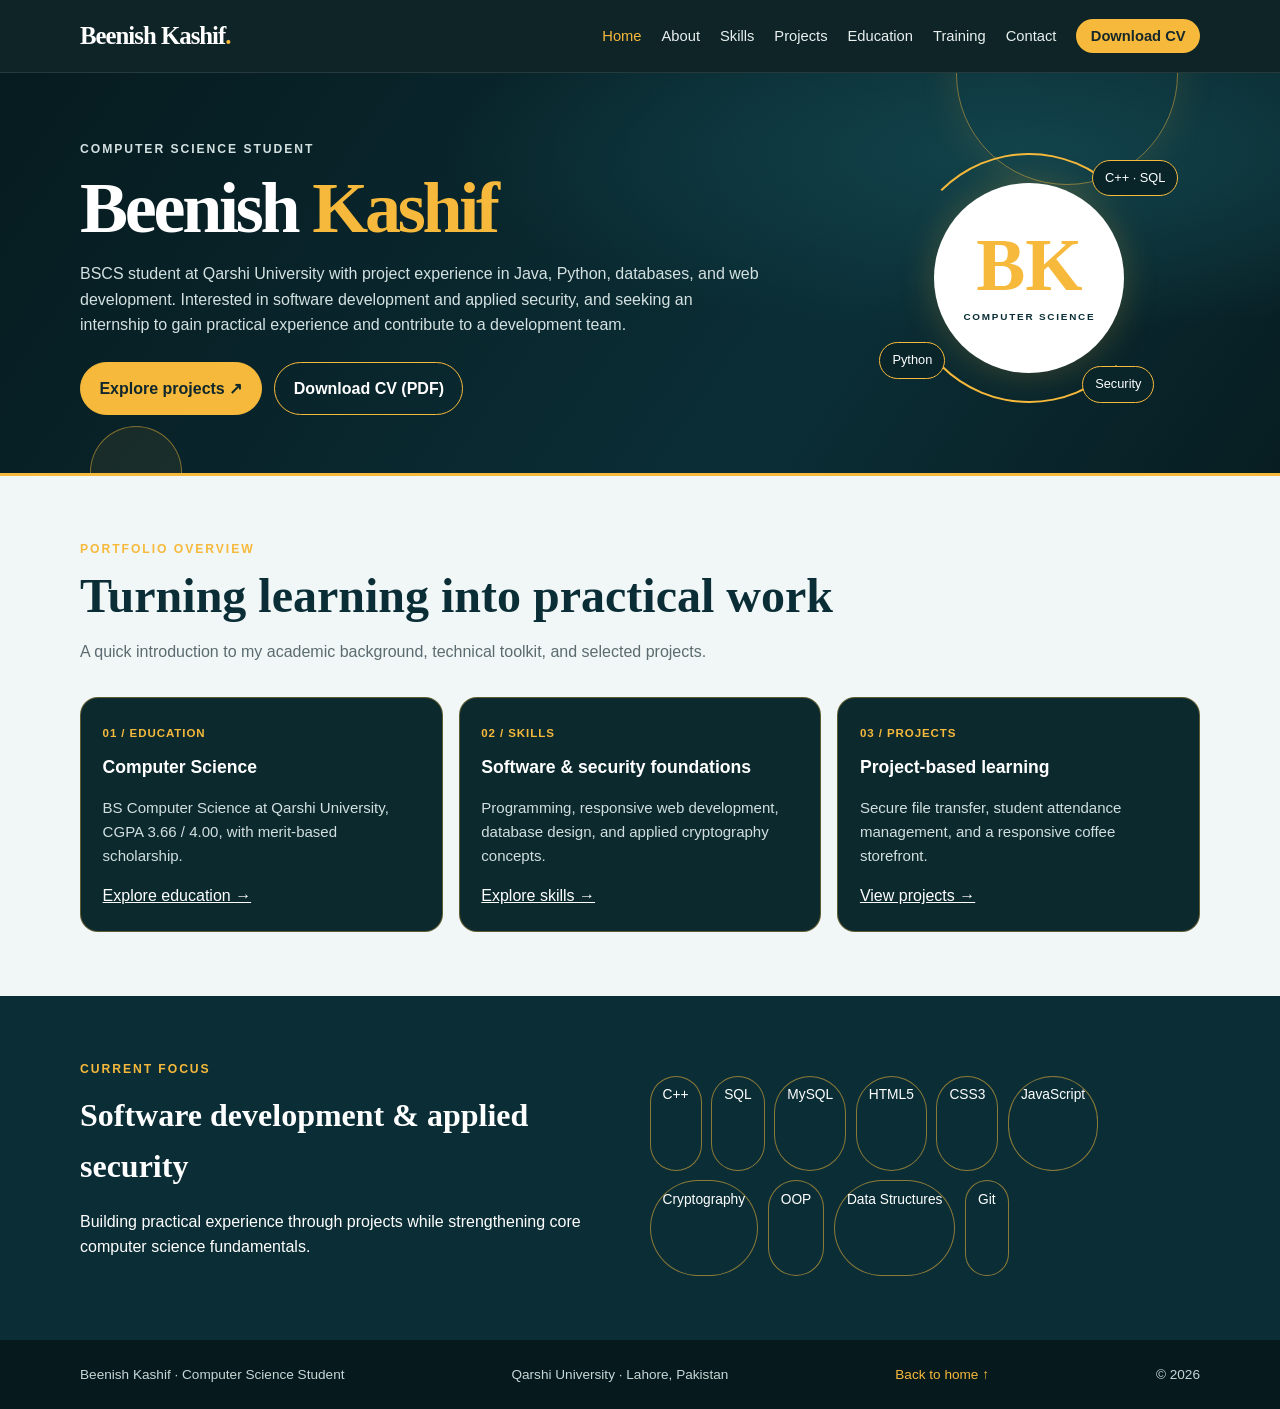
<file: index.html>
<!doctype html><html lang="en"><head><meta charset="utf-8"><meta name="viewport" content="width=device-width, initial-scale=1"><meta name="theme-color" content="#0B2E36"><meta name="description" content="Portfolio of Beenish Kashif, a Computer Science student featuring education, skills, projects, and training."><title>Home | Beenish Kashif</title><link rel="icon" type="image/svg+xml" href="favicon.svg"><link rel="stylesheet" href="style.css"><script src="script.js" defer></script></head><body><a class="skip-link" href="#main">Skip to content</a><header class="site-header"><nav class="container navigation" aria-label="Main navigation"><a class="brand" href="index.html">Beenish Kashif<span>.</span></a><button class="menu-toggle" type="button" aria-expanded="false" aria-controls="nav-menu" aria-label="Open navigation menu"><span></span><span></span></button><ul class="nav-menu" id="nav-menu"><li><a href="index.html" aria-current="page">Home</a></li><li><a href="about.html">About</a></li><li><a href="skills.html">Skills</a></li><li><a href="projects.html">Projects</a></li><li><a href="education.html">Education</a></li><li><a href="training.html">Training</a></li><li><a href="contact.html">Contact</a></li><li><a class="nav-cta" href="Beenish_BSCS_Resume.pdf" download>Download CV</a></li></ul></nav></header><main id="main" class="page-main"><section class="page-hero"><div class="container hero-grid"><div><p class="eyebrow">Computer Science Student</p><h1>Beenish <span>Kashif</span></h1><p>BSCS student at Qarshi University with project experience in Java, Python, databases, and web development. Interested in software development and applied security, and seeking an internship to gain practical experience and contribute to a development team.</p><div class="hero-buttons"><a class="button button-primary" href="projects.html">Explore projects ↗</a><a class="button button-secondary" href="Beenish_BSCS_Resume.pdf" download>Download CV (PDF)</a></div></div><div class="monogram-wrap" aria-label="BK monogram"><span class="monogram-orbit"></span><div class="monogram-circle"><span class="monogram">BK</span><span class="monogram-caption">COMPUTER SCIENCE</span></div><span class="tech-pill one">C++ · SQL</span><span class="tech-pill two">Python</span><span class="tech-pill three">Security</span></div></div></section><section class="section"><div class="container"><div class="section-heading"><p class="section-number">PORTFOLIO OVERVIEW</p><h2>Turning learning into practical work</h2><p>A quick introduction to my academic background, technical toolkit, and selected projects.</p></div><div class="card-grid"><article class="card"><span class="tag">01 / Education</span><h3>Computer Science</h3><p>BS Computer Science at Qarshi University, CGPA 3.66 / 4.00, with merit-based scholarship.</p><a href="education.html">Explore education →</a></article><article class="card"><span class="tag">02 / Skills</span><h3>Software & security foundations</h3><p>Programming, responsive web development, database design, and applied cryptography concepts.</p><a href="skills.html">Explore skills →</a></article><article class="card"><span class="tag">03 / Projects</span><h3>Project-based learning</h3><p>Secure file transfer, student attendance management, and a responsive coffee storefront.</p><a href="projects.html">View projects →</a></article></div></div></section><section class="section section-dark"><div class="container two-col"><div><p class="section-number">CURRENT FOCUS</p><h2 style="font-family:Georgia,serif;font-size:2rem;margin:.2rem 0">Software development & applied security</h2><p>Building practical experience through projects while strengthening core computer science fundamentals.</p></div><div class="skill-list"><span class="skill-chip">C++</span><span class="skill-chip">SQL</span><span class="skill-chip">MySQL</span><span class="skill-chip">HTML5</span><span class="skill-chip">CSS3</span><span class="skill-chip">JavaScript</span><span class="skill-chip">Cryptography</span><span class="skill-chip">OOP</span><span class="skill-chip">Data Structures</span><span class="skill-chip">Git</span></div></div></section></main><footer class="site-footer"><div class="container footer-inner"><span>Beenish Kashif · Computer Science Student</span><span>Qarshi University · Lahore, Pakistan</span><a href="index.html">Back to home ↑</a><span>© <span data-year>2026</span></span></div></footer></body></html>
</file>
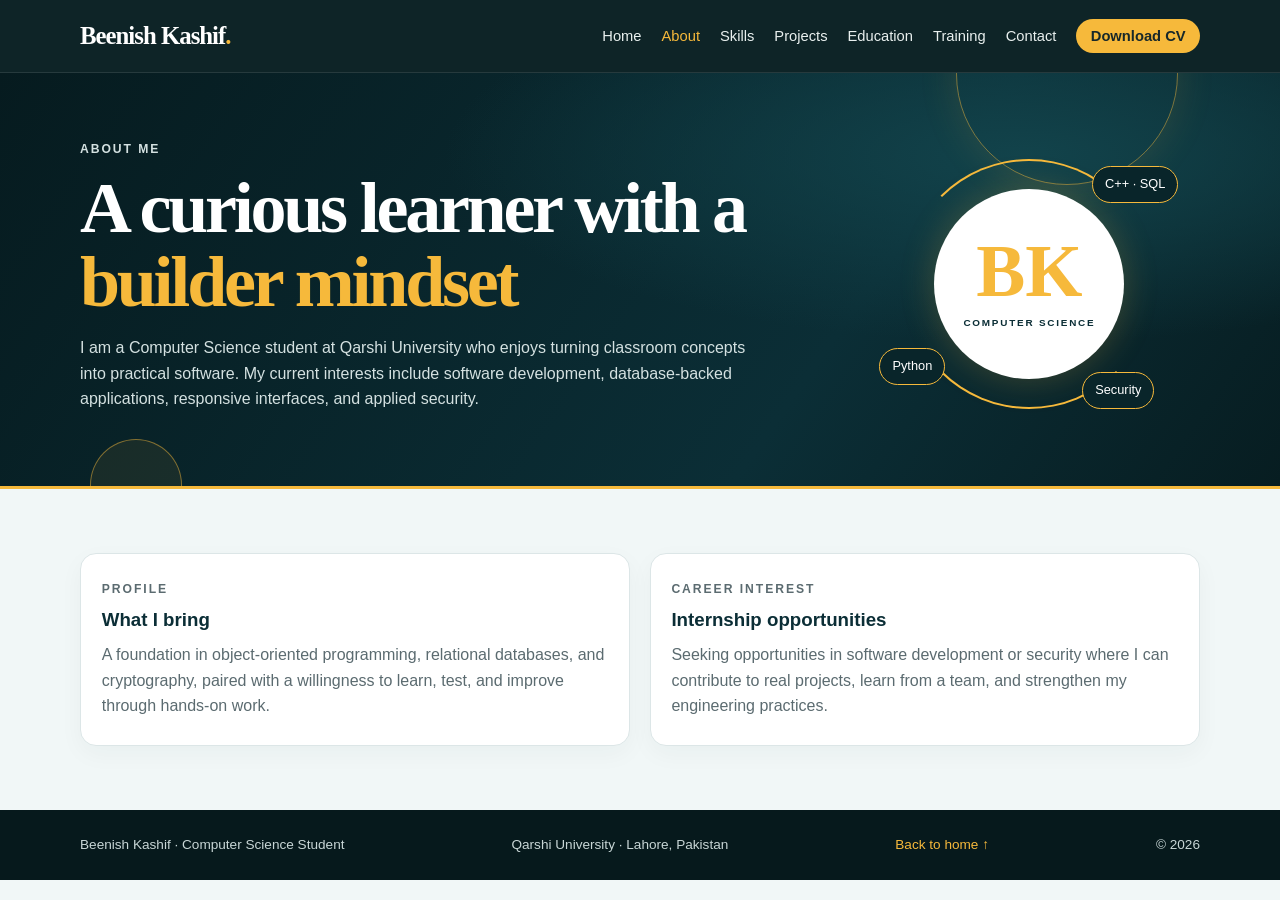
<file: about.html>
<!doctype html><html lang="en"><head><meta charset="utf-8"><meta name="viewport" content="width=device-width, initial-scale=1"><meta name="theme-color" content="#0B2E36"><meta name="description" content="Beenish Kashif — Computer Science student at Qarshi University."><title>About | Beenish Kashif</title><link rel="icon" type="image/svg+xml" href="favicon.svg"><link rel="stylesheet" href="style.css"><script src="script.js" defer></script></head><body><a class="skip-link" href="#main">Skip to content</a><header class="site-header"><nav class="container navigation" aria-label="Main navigation"><a class="brand" href="index.html">Beenish Kashif<span>.</span></a><button class="menu-toggle" type="button" aria-expanded="false" aria-controls="nav-menu" aria-label="Open navigation menu"><span></span><span></span></button><ul class="nav-menu" id="nav-menu"><li><a href="index.html">Home</a></li><li><a href="about.html" aria-current="page">About</a></li><li><a href="skills.html">Skills</a></li><li><a href="projects.html">Projects</a></li><li><a href="education.html">Education</a></li><li><a href="training.html">Training</a></li><li><a href="contact.html">Contact</a></li><li><a class="nav-cta" href="Beenish_BSCS_Resume.pdf" download>Download CV</a></li></ul></nav></header><main id="main" class="page-main"><section class="page-hero"><div class="container hero-grid"><div><p class="eyebrow">About me</p><h1>A curious learner with a <span>builder mindset</span></h1><p>I am a Computer Science student at Qarshi University who enjoys turning classroom concepts into practical software. My current interests include software development, database-backed applications, responsive interfaces, and applied security.</p></div><div class="monogram-wrap" aria-label="BK monogram"><span class="monogram-orbit"></span><div class="monogram-circle"><span class="monogram">BK</span><span class="monogram-caption">COMPUTER SCIENCE</span></div><span class="tech-pill one">C++ · SQL</span><span class="tech-pill two">Python</span><span class="tech-pill three">Security</span></div></div></section><section class="section"><div class="container two-col"><article class="light-card"><p class="section-number">PROFILE</p><h3>What I bring</h3><p>A foundation in object-oriented programming, relational databases, and cryptography, paired with a willingness to learn, test, and improve through hands-on work.</p></article><article class="light-card"><p class="section-number">CAREER INTEREST</p><h3>Internship opportunities</h3><p>Seeking opportunities in software development or security where I can contribute to real projects, learn from a team, and strengthen my engineering practices.</p></article></div></section></main><footer class="site-footer"><div class="container footer-inner"><span>Beenish Kashif · Computer Science Student</span><span>Qarshi University · Lahore, Pakistan</span><a href="index.html">Back to home ↑</a><span>© <span data-year>2026</span></span></div></footer></body></html>
</file>
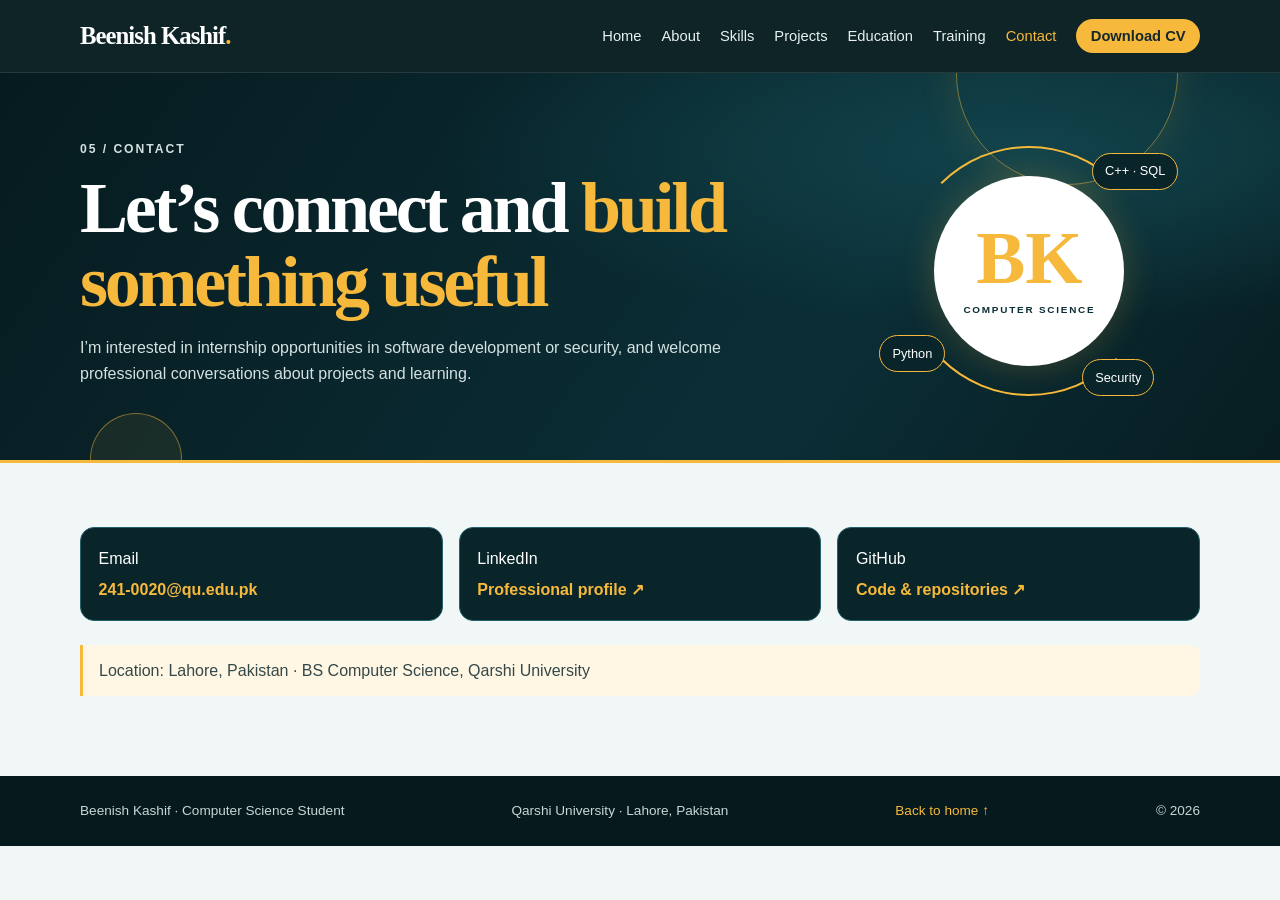
<file: contact.html>
<!doctype html><html lang="en"><head><meta charset="utf-8"><meta name="viewport" content="width=device-width, initial-scale=1"><meta name="theme-color" content="#0B2E36"><meta name="description" content="Beenish Kashif — Computer Science student at Qarshi University."><title>Contact | Beenish Kashif</title><link rel="icon" type="image/svg+xml" href="favicon.svg"><link rel="stylesheet" href="style.css"><script src="script.js" defer></script></head><body><a class="skip-link" href="#main">Skip to content</a><header class="site-header"><nav class="container navigation" aria-label="Main navigation"><a class="brand" href="index.html">Beenish Kashif<span>.</span></a><button class="menu-toggle" type="button" aria-expanded="false" aria-controls="nav-menu" aria-label="Open navigation menu"><span></span><span></span></button><ul class="nav-menu" id="nav-menu"><li><a href="index.html">Home</a></li><li><a href="about.html">About</a></li><li><a href="skills.html">Skills</a></li><li><a href="projects.html">Projects</a></li><li><a href="education.html">Education</a></li><li><a href="training.html">Training</a></li><li><a href="contact.html" aria-current="page">Contact</a></li><li><a class="nav-cta" href="Beenish_BSCS_Resume.pdf" download>Download CV</a></li></ul></nav></header><main id="main" class="page-main"><section class="page-hero"><div class="container hero-grid"><div><p class="eyebrow">05 / Contact</p><h1>Let’s connect and <span>build something useful</span></h1><p>I’m interested in internship opportunities in software development or security, and welcome professional conversations about projects and learning.</p></div><div class="monogram-wrap" aria-label="BK monogram"><span class="monogram-orbit"></span><div class="monogram-circle"><span class="monogram">BK</span><span class="monogram-caption">COMPUTER SCIENCE</span></div><span class="tech-pill one">C++ · SQL</span><span class="tech-pill two">Python</span><span class="tech-pill three">Security</span></div></div></section><section class="section"><div class="container"><div class="contact-grid"><a class="contact-card" href="mailto:241-0020@qu.edu.pk"><span>Email</span><strong>241-0020@qu.edu.pk</strong></a><a class="contact-card" href="https://www.linkedin.com/in/beenish-kashif-8385a1354" target="_blank" rel="noopener noreferrer"><span>LinkedIn</span><strong>Professional profile ↗</strong></a><a class="contact-card" href="https://github.com/beenishkashifpk-cloud" target="_blank" rel="noopener noreferrer"><span>GitHub</span><strong>Code & repositories ↗</strong></a></div><p class="notice" style="margin-top:1.5rem">Location: Lahore, Pakistan · BS Computer Science, Qarshi University</p></div></section></main><footer class="site-footer"><div class="container footer-inner"><span>Beenish Kashif · Computer Science Student</span><span>Qarshi University · Lahore, Pakistan</span><a href="index.html">Back to home ↑</a><span>© <span data-year>2026</span></span></div></footer></body></html>
</file>
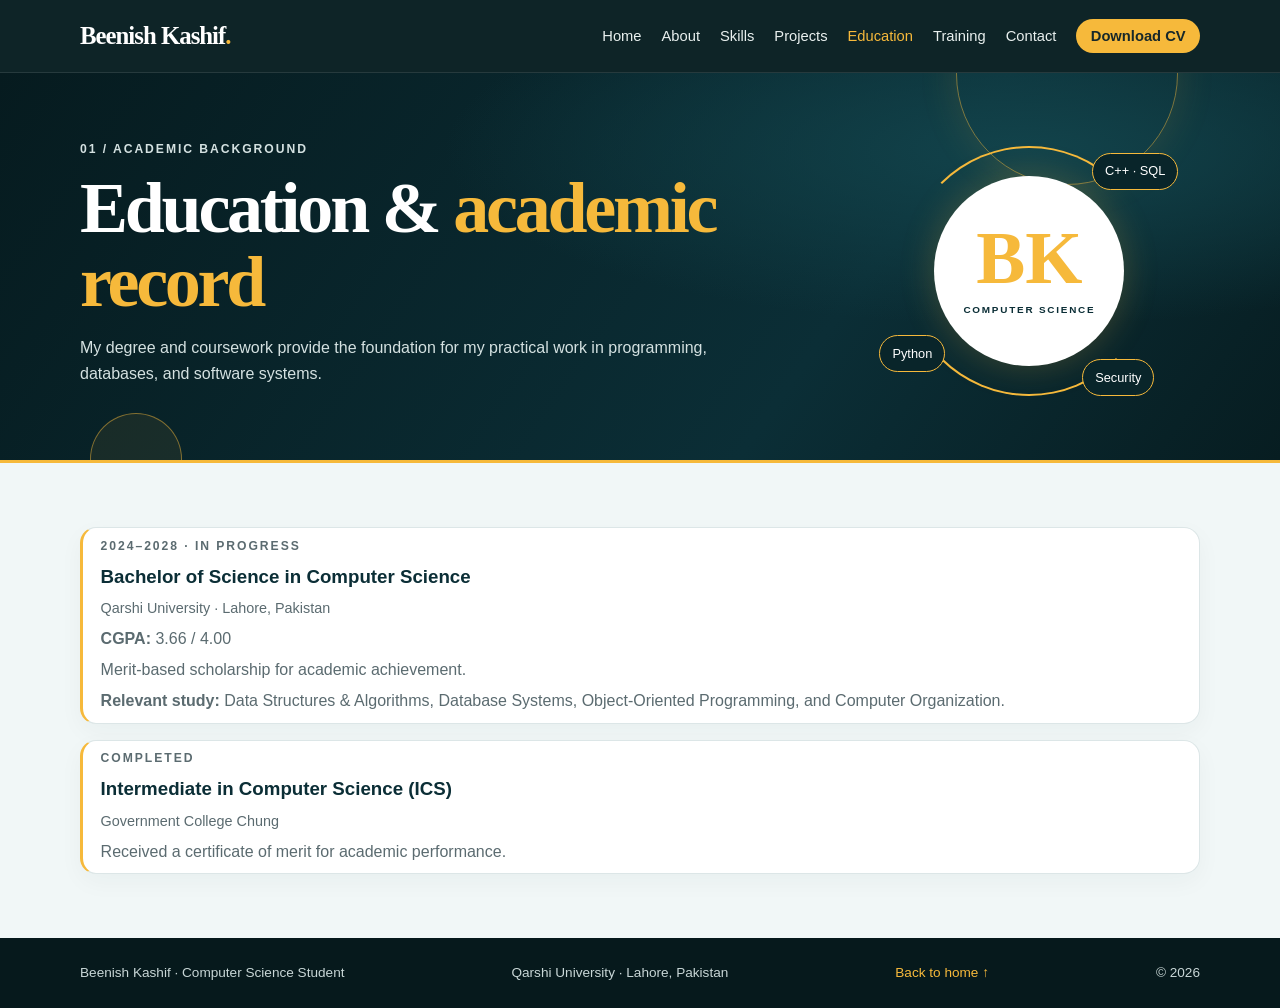
<file: education.html>
<!doctype html><html lang="en"><head><meta charset="utf-8"><meta name="viewport" content="width=device-width, initial-scale=1"><meta name="theme-color" content="#0B2E36"><meta name="description" content="Beenish Kashif — Computer Science student at Qarshi University."><title>Education | Beenish Kashif</title><link rel="icon" type="image/svg+xml" href="favicon.svg"><link rel="stylesheet" href="style.css"><script src="script.js" defer></script></head><body><a class="skip-link" href="#main">Skip to content</a><header class="site-header"><nav class="container navigation" aria-label="Main navigation"><a class="brand" href="index.html">Beenish Kashif<span>.</span></a><button class="menu-toggle" type="button" aria-expanded="false" aria-controls="nav-menu" aria-label="Open navigation menu"><span></span><span></span></button><ul class="nav-menu" id="nav-menu"><li><a href="index.html">Home</a></li><li><a href="about.html">About</a></li><li><a href="skills.html">Skills</a></li><li><a href="projects.html">Projects</a></li><li><a href="education.html" aria-current="page">Education</a></li><li><a href="training.html">Training</a></li><li><a href="contact.html">Contact</a></li><li><a class="nav-cta" href="Beenish_BSCS_Resume.pdf" download>Download CV</a></li></ul></nav></header><main id="main" class="page-main"><section class="page-hero"><div class="container hero-grid"><div><p class="eyebrow">01 / Academic background</p><h1>Education & <span>academic record</span></h1><p>My degree and coursework provide the foundation for my practical work in programming, databases, and software systems.</p></div><div class="monogram-wrap" aria-label="BK monogram"><span class="monogram-orbit"></span><div class="monogram-circle"><span class="monogram">BK</span><span class="monogram-caption">COMPUTER SCIENCE</span></div><span class="tech-pill one">C++ · SQL</span><span class="tech-pill two">Python</span><span class="tech-pill three">Security</span></div></div></section><section class="section"><div class="container timeline"><article class="light-card timeline-item"><p class="section-number">2024–2028 · IN PROGRESS</p><h3>Bachelor of Science in Computer Science</h3><p class="meta">Qarshi University · Lahore, Pakistan</p><p><strong>CGPA:</strong> 3.66 / 4.00</p><p>Merit-based scholarship for academic achievement.</p><p><strong>Relevant study:</strong> Data Structures & Algorithms, Database Systems, Object-Oriented Programming, and Computer Organization.</p></article><article class="light-card timeline-item"><p class="section-number">COMPLETED</p><h3>Intermediate in Computer Science (ICS)</h3><p class="meta">Government College Chung</p><p>Received a certificate of merit for academic performance.</p></article></div></section></main><footer class="site-footer"><div class="container footer-inner"><span>Beenish Kashif · Computer Science Student</span><span>Qarshi University · Lahore, Pakistan</span><a href="index.html">Back to home ↑</a><span>© <span data-year>2026</span></span></div></footer></body></html>
</file>
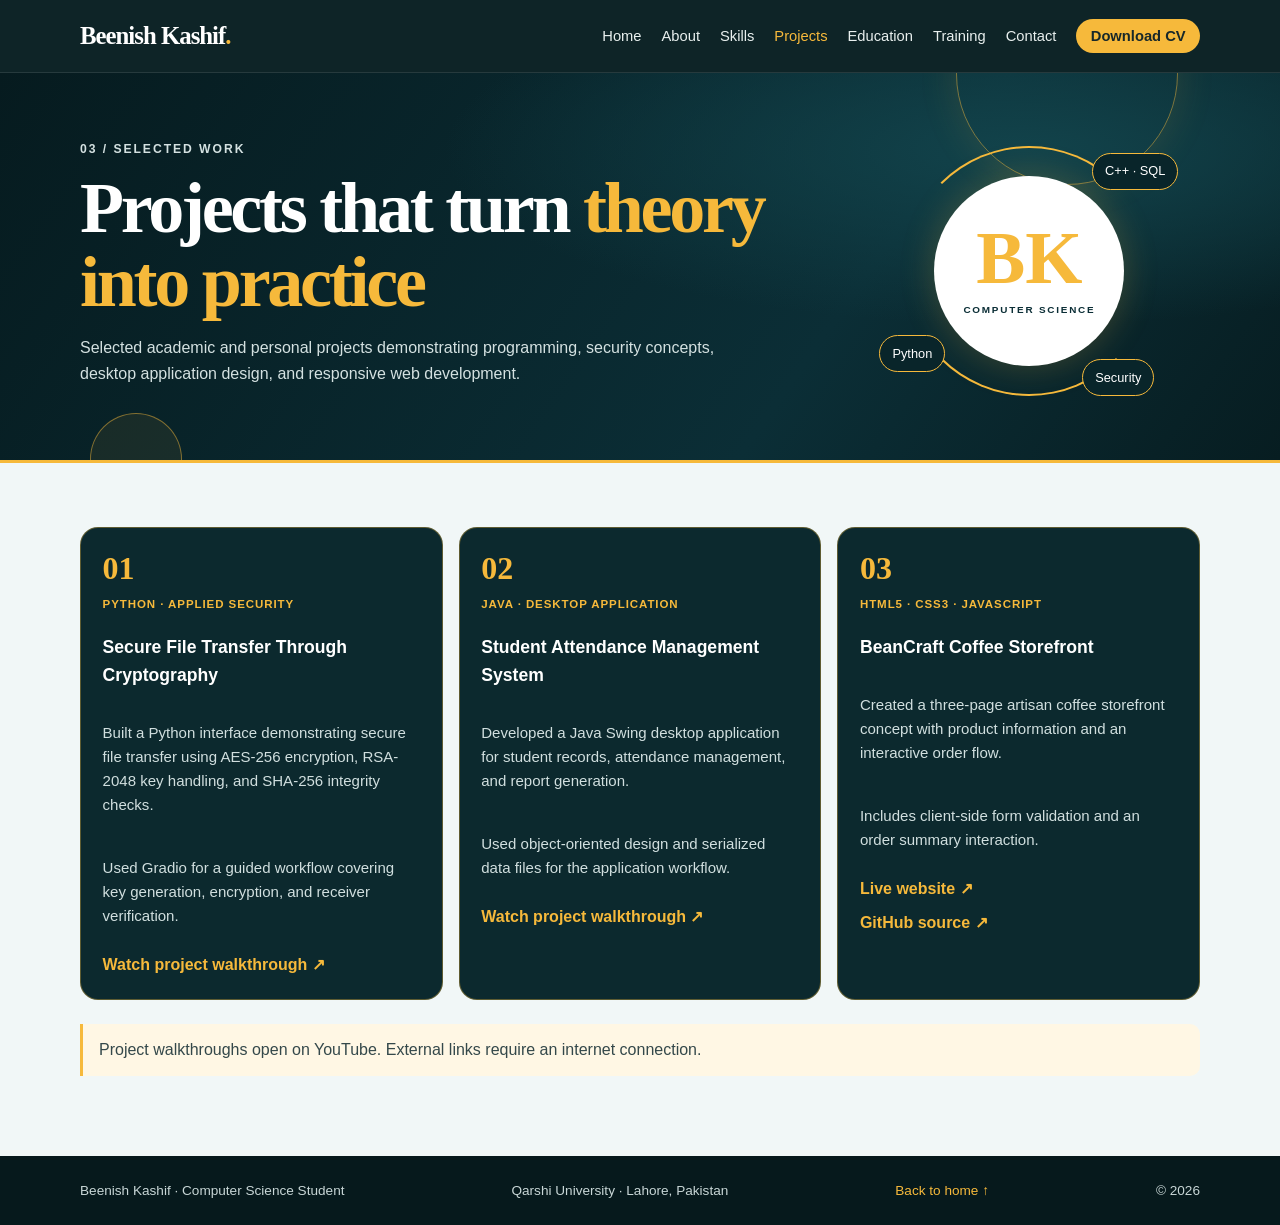
<file: projects.html>
<!doctype html><html lang="en"><head><meta charset="utf-8"><meta name="viewport" content="width=device-width, initial-scale=1"><meta name="theme-color" content="#0B2E36"><meta name="description" content="Beenish Kashif — Computer Science student at Qarshi University."><title>Projects | Beenish Kashif</title><link rel="icon" type="image/svg+xml" href="favicon.svg"><link rel="stylesheet" href="style.css"><script src="script.js" defer></script></head><body><a class="skip-link" href="#main">Skip to content</a><header class="site-header"><nav class="container navigation" aria-label="Main navigation"><a class="brand" href="index.html">Beenish Kashif<span>.</span></a><button class="menu-toggle" type="button" aria-expanded="false" aria-controls="nav-menu" aria-label="Open navigation menu"><span></span><span></span></button><ul class="nav-menu" id="nav-menu"><li><a href="index.html">Home</a></li><li><a href="about.html">About</a></li><li><a href="skills.html">Skills</a></li><li><a href="projects.html" aria-current="page">Projects</a></li><li><a href="education.html">Education</a></li><li><a href="training.html">Training</a></li><li><a href="contact.html">Contact</a></li><li><a class="nav-cta" href="Beenish_BSCS_Resume.pdf" download>Download CV</a></li></ul></nav></header><main id="main" class="page-main"><section class="page-hero"><div class="container hero-grid"><div><p class="eyebrow">03 / Selected work</p><h1>Projects that turn <span>theory into practice</span></h1><p>Selected academic and personal projects demonstrating programming, security concepts, desktop application design, and responsive web development.</p></div><div class="monogram-wrap" aria-label="BK monogram"><span class="monogram-orbit"></span><div class="monogram-circle"><span class="monogram">BK</span><span class="monogram-caption">COMPUTER SCIENCE</span></div><span class="tech-pill one">C++ · SQL</span><span class="tech-pill two">Python</span><span class="tech-pill three">Security</span></div></div></section><section class="section"><div class="container"><div class="card-grid"><article class="card project-card"><span class="project-num">01</span><span class="tag">Python · Applied security</span><h3>Secure File Transfer Through Cryptography</h3><p>Built a Python interface demonstrating secure file transfer using AES-256 encryption, RSA-2048 key handling, and SHA-256 integrity checks.</p><p>Used Gradio for a guided workflow covering key generation, encryption, and receiver verification.</p><a href="https://youtu.be/4xHizd7-3BY" target="_blank" rel="noopener noreferrer">Watch project walkthrough ↗</a></article><article class="card project-card"><span class="project-num">02</span><span class="tag">Java · Desktop application</span><h3>Student Attendance Management System</h3><p>Developed a Java Swing desktop application for student records, attendance management, and report generation.</p><p>Used object-oriented design and serialized data files for the application workflow.</p><a href="https://youtu.be/JImZuwWXAgg" target="_blank" rel="noopener noreferrer">Watch project walkthrough ↗</a></article><article class="card project-card"><span class="project-num">03</span><span class="tag">HTML5 · CSS3 · JavaScript</span><h3>BeanCraft Coffee Storefront</h3><p>Created a three-page artisan coffee storefront concept with product information and an interactive order flow.</p><p>Includes client-side form validation and an order summary interaction.</p><a href="https://beancraft-coffee.vercel.app/" target="_blank" rel="noopener noreferrer">Live website ↗</a><a href="https://github.com/beenishkashifpk-cloud/beancraft-coffee" target="_blank" rel="noopener noreferrer">GitHub source ↗</a></article></div><p class="notice" style="margin-top:1.5rem">Project walkthroughs open on YouTube. External links require an internet connection.</p></div></section></main><footer class="site-footer"><div class="container footer-inner"><span>Beenish Kashif · Computer Science Student</span><span>Qarshi University · Lahore, Pakistan</span><a href="index.html">Back to home ↑</a><span>© <span data-year>2026</span></span></div></footer></body></html>
</file>
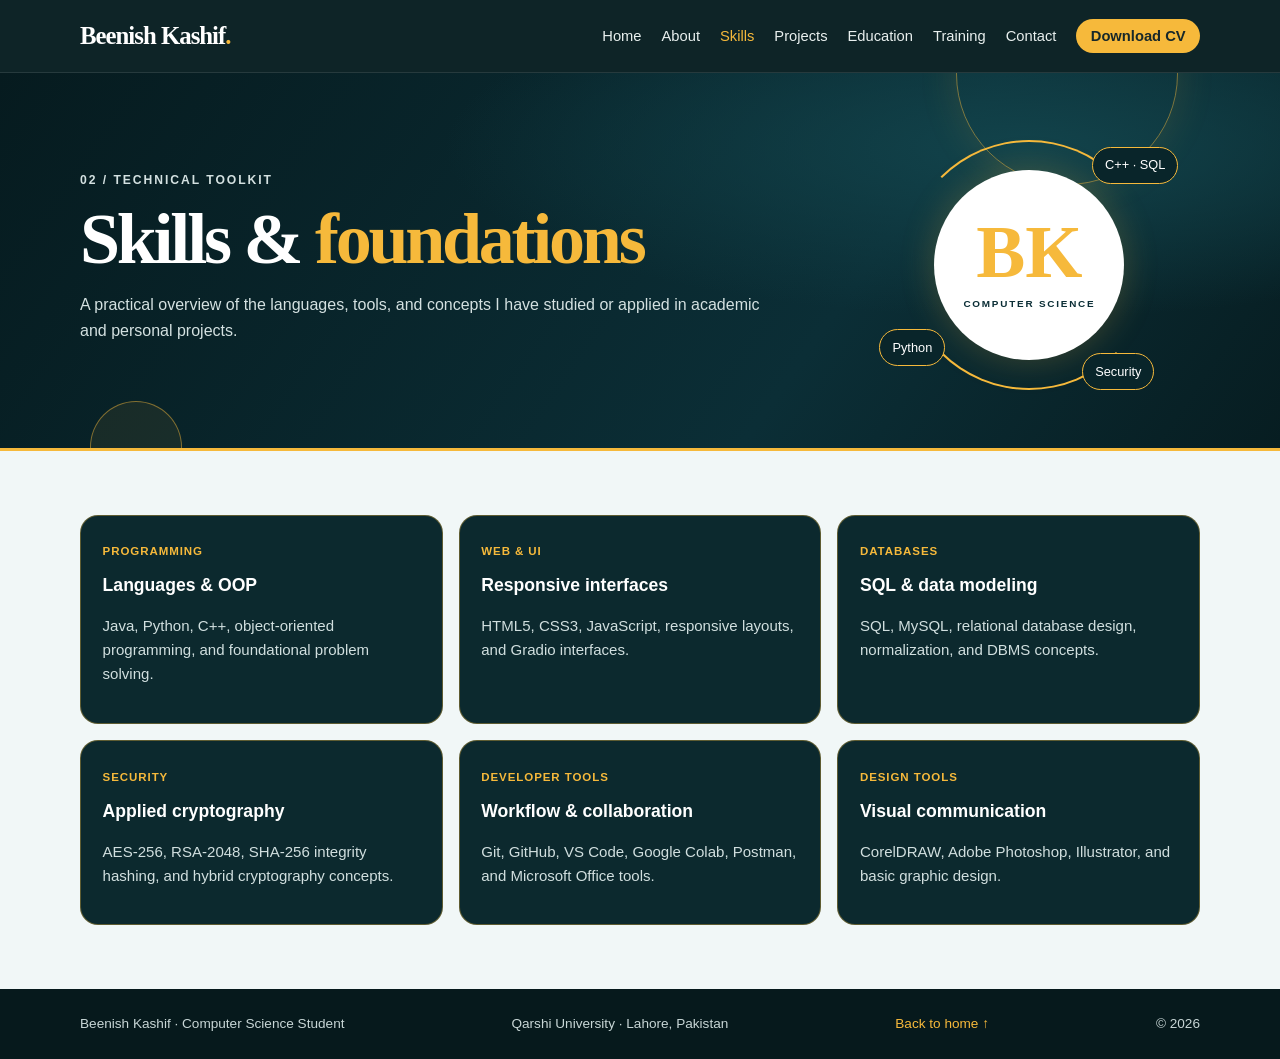
<file: skills.html>
<!doctype html><html lang="en"><head><meta charset="utf-8"><meta name="viewport" content="width=device-width, initial-scale=1"><meta name="theme-color" content="#0B2E36"><meta name="description" content="Beenish Kashif — Computer Science student at Qarshi University."><title>Skills | Beenish Kashif</title><link rel="icon" type="image/svg+xml" href="favicon.svg"><link rel="stylesheet" href="style.css"><script src="script.js" defer></script></head><body><a class="skip-link" href="#main">Skip to content</a><header class="site-header"><nav class="container navigation" aria-label="Main navigation"><a class="brand" href="index.html">Beenish Kashif<span>.</span></a><button class="menu-toggle" type="button" aria-expanded="false" aria-controls="nav-menu" aria-label="Open navigation menu"><span></span><span></span></button><ul class="nav-menu" id="nav-menu"><li><a href="index.html">Home</a></li><li><a href="about.html">About</a></li><li><a href="skills.html" aria-current="page">Skills</a></li><li><a href="projects.html">Projects</a></li><li><a href="education.html">Education</a></li><li><a href="training.html">Training</a></li><li><a href="contact.html">Contact</a></li><li><a class="nav-cta" href="Beenish_BSCS_Resume.pdf" download>Download CV</a></li></ul></nav></header><main id="main" class="page-main"><section class="page-hero"><div class="container hero-grid"><div><p class="eyebrow">02 / Technical toolkit</p><h1>Skills & <span>foundations</span></h1><p>A practical overview of the languages, tools, and concepts I have studied or applied in academic and personal projects.</p></div><div class="monogram-wrap" aria-label="BK monogram"><span class="monogram-orbit"></span><div class="monogram-circle"><span class="monogram">BK</span><span class="monogram-caption">COMPUTER SCIENCE</span></div><span class="tech-pill one">C++ · SQL</span><span class="tech-pill two">Python</span><span class="tech-pill three">Security</span></div></div></section><section class="section"><div class="container"><div class="card-grid"><article class="card"><span class="tag">Programming</span><h3>Languages & OOP</h3><p>Java, Python, C++, object-oriented programming, and foundational problem solving.</p></article><article class="card"><span class="tag">Web & UI</span><h3>Responsive interfaces</h3><p>HTML5, CSS3, JavaScript, responsive layouts, and Gradio interfaces.</p></article><article class="card"><span class="tag">Databases</span><h3>SQL & data modeling</h3><p>SQL, MySQL, relational database design, normalization, and DBMS concepts.</p></article><article class="card"><span class="tag">Security</span><h3>Applied cryptography</h3><p>AES-256, RSA-2048, SHA-256 integrity hashing, and hybrid cryptography concepts.</p></article><article class="card"><span class="tag">Developer tools</span><h3>Workflow & collaboration</h3><p>Git, GitHub, VS Code, Google Colab, Postman, and Microsoft Office tools.</p></article><article class="card"><span class="tag">Design tools</span><h3>Visual communication</h3><p>CorelDRAW, Adobe Photoshop, Illustrator, and basic graphic design.</p></article></div></div></section></main><footer class="site-footer"><div class="container footer-inner"><span>Beenish Kashif · Computer Science Student</span><span>Qarshi University · Lahore, Pakistan</span><a href="index.html">Back to home ↑</a><span>© <span data-year>2026</span></span></div></footer></body></html>
</file>
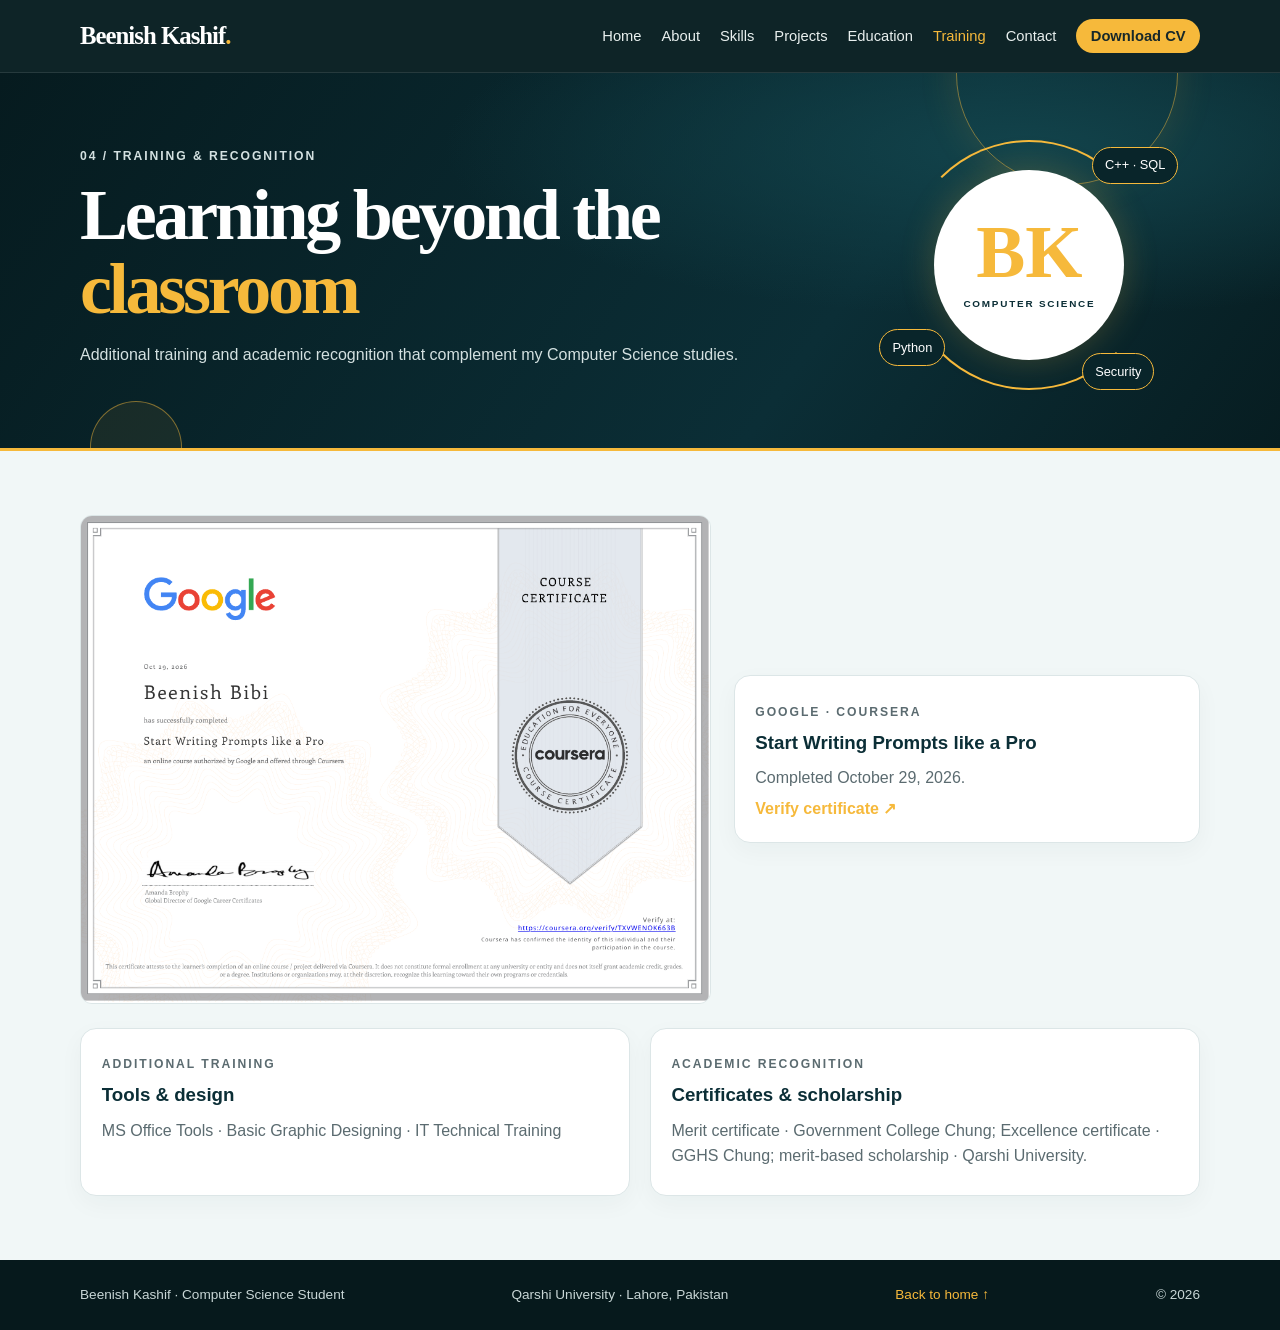
<file: training.html>
<!doctype html><html lang="en"><head><meta charset="utf-8"><meta name="viewport" content="width=device-width, initial-scale=1"><meta name="theme-color" content="#0B2E36"><meta name="description" content="Beenish Kashif — Computer Science student at Qarshi University."><title>Training & Recognition | Beenish Kashif</title><link rel="icon" type="image/svg+xml" href="favicon.svg"><link rel="stylesheet" href="style.css"><script src="script.js" defer></script></head><body><a class="skip-link" href="#main">Skip to content</a><header class="site-header"><nav class="container navigation" aria-label="Main navigation"><a class="brand" href="index.html">Beenish Kashif<span>.</span></a><button class="menu-toggle" type="button" aria-expanded="false" aria-controls="nav-menu" aria-label="Open navigation menu"><span></span><span></span></button><ul class="nav-menu" id="nav-menu"><li><a href="index.html">Home</a></li><li><a href="about.html">About</a></li><li><a href="skills.html">Skills</a></li><li><a href="projects.html">Projects</a></li><li><a href="education.html">Education</a></li><li><a href="training.html" aria-current="page">Training</a></li><li><a href="contact.html">Contact</a></li><li><a class="nav-cta" href="Beenish_BSCS_Resume.pdf" download>Download CV</a></li></ul></nav></header><main id="main" class="page-main"><section class="page-hero"><div class="container hero-grid"><div><p class="eyebrow">04 / Training & recognition</p><h1>Learning beyond the <span>classroom</span></h1><p>Additional training and academic recognition that complement my Computer Science studies.</p></div><div class="monogram-wrap" aria-label="BK monogram"><span class="monogram-orbit"></span><div class="monogram-circle"><span class="monogram">BK</span><span class="monogram-caption">COMPUTER SCIENCE</span></div><span class="tech-pill one">C++ · SQL</span><span class="tech-pill two">Python</span><span class="tech-pill three">Security</span></div></div></section><section class="section"><div class="container"><div class="certificate"><a href="google-coursera-certificate.png" target="_blank" rel="noopener noreferrer" aria-label="Open certificate image"><img src="google-coursera-certificate.png" alt="Google and Coursera certificate for Start Writing Prompts like a Pro" loading="lazy"></a><article class="light-card"><p class="section-number">GOOGLE · COURSERA</p><h3>Start Writing Prompts like a Pro</h3><p>Completed October 29, 2026.</p><a class="text-link" href="https://coursera.org/verify/TXVWENOK663B" target="_blank" rel="noopener noreferrer">Verify certificate ↗</a></article></div><div class="two-col" style="margin-top:1.5rem"><article class="light-card"><p class="section-number">ADDITIONAL TRAINING</p><h3>Tools & design</h3><p>MS Office Tools · Basic Graphic Designing · IT Technical Training</p></article><article class="light-card"><p class="section-number">ACADEMIC RECOGNITION</p><h3>Certificates & scholarship</h3><p>Merit certificate · Government College Chung; Excellence certificate · GGHS Chung; merit-based scholarship · Qarshi University.</p></article></div></div></section></main><footer class="site-footer"><div class="container footer-inner"><span>Beenish Kashif · Computer Science Student</span><span>Qarshi University · Lahore, Pakistan</span><a href="index.html">Back to home ↑</a><span>© <span data-year>2026</span></span></div></footer></body></html>
</file>
<file: style.css>
:root{--teal:#0B2E36;--teal2:#12434b;--amber:#F6B93B;--white:#fff;--pale:#F1F7F7;--ink:#16282b;--muted:#5B6B70;--line:rgba(246,185,59,.28);--dark:#071d21;--card:#0c292e}
*{box-sizing:border-box}html{scroll-behavior:smooth}body{margin:0;font-family:Arial,Helvetica,sans-serif;background:var(--pale);color:var(--ink);line-height:1.6}a{color:inherit}img{max-width:100%;display:block}.container{width:min(1120px,92%);margin-inline:auto}.skip-link{position:absolute;left:-999px;top:0}.skip-link:focus{left:1rem;z-index:99;background:white;padding:.7rem}.site-header{position:sticky;top:0;z-index:20;background:rgba(7,29,33,.97);border-bottom:1px solid rgba(255,255,255,.1);backdrop-filter:blur(12px)}.navigation{min-height:72px;display:flex;align-items:center;justify-content:space-between;gap:1rem}.brand{text-decoration:none;color:white;font-family:Georgia,serif;font-size:1.55rem;font-weight:bold;letter-spacing:-.04em}.brand span{color:var(--amber)}.nav-menu{display:flex;align-items:center;gap:1.25rem;list-style:none;padding:0;margin:0}.nav-menu a{color:#e9f0ef;text-decoration:none;font-size:.92rem}.nav-menu a:hover,.nav-menu a[aria-current=page]{color:var(--amber)}.nav-menu .nav-cta{background:var(--amber);color:#17282a;padding:.55rem .9rem;border-radius:999px;font-weight:700}.menu-toggle{display:none;background:transparent;border:1px solid #547077;border-radius:8px;padding:.5rem;color:white}.menu-toggle span{display:block;width:22px;height:2px;background:white;margin:4px}.page-hero{position:relative;overflow:hidden;background:radial-gradient(ellipse at 80% 20%,#12434b 0,transparent 40%),linear-gradient(125deg,#061b1f,#0B2E36 65%,#071d21);color:white;padding:4.2rem 0 3.6rem;border-bottom:3px solid var(--amber)}.page-hero:before,.page-hero:after{content:"";position:absolute;border-radius:50%;border:1px solid rgba(246,185,59,.48);animation:float 8s ease-in-out infinite;pointer-events:none}.page-hero:before{width:220px;height:220px;right:8%;top:-110px;box-shadow:0 0 40px rgba(246,185,59,.12)}.page-hero:after{width:90px;height:90px;left:7%;bottom:-45px;background:rgba(246,185,59,.07);animation-delay:-3s}.hero-grid{display:grid;grid-template-columns:1.5fr .7fr;gap:3rem;align-items:center;position:relative;z-index:1}.eyebrow,.section-number{color:var(--amber);font-size:.76rem;letter-spacing:.16em;font-weight:800;text-transform:uppercase;margin:0 0 .7rem}.page-hero h1{font-family:Georgia,'Times New Roman',serif;font-size:clamp(2.5rem,6vw,4.5rem);line-height:1.03;letter-spacing:-.045em;margin:.2rem 0 1rem}.page-hero h1 span{color:var(--amber)}.page-hero p{color:#d4e1e1;max-width:680px}.hero-buttons{display:flex;gap:.8rem;flex-wrap:wrap;margin-top:1.5rem}.button{display:inline-flex;align-items:center;justify-content:center;gap:.5rem;padding:.8rem 1.15rem;border-radius:999px;text-decoration:none;font-weight:700;border:1px solid var(--amber);transition:transform .2s,box-shadow .2s}.button:hover{transform:translateY(-2px);box-shadow:0 8px 24px #f6b93b30}.button-primary{background:var(--amber);color:#10282b}.button-secondary{color:white;background:transparent}.monogram-wrap{justify-self:center;position:relative;width:250px;height:250px;display:grid;place-items:center}.monogram-orbit{position:absolute;inset:0;border:2px solid transparent;border-top-color:var(--amber);border-bottom-color:var(--amber);border-radius:50%;animation:spin 9s linear infinite}.monogram-circle{width:190px;height:190px;background:#fff;border-radius:50%;display:grid;place-content:center;text-align:center;box-shadow:0 0 35px #f6b93b38;color:var(--teal)}.monogram{font: bold 4.6rem/.95 Georgia,serif;color:var(--amber)}.monogram-caption{font-size:.62rem;letter-spacing:.18em;color:var(--teal);font-weight:bold;margin-top:.5rem}.tech-pill{position:absolute;background:#09252a;border:1px solid var(--amber);border-radius:999px;padding:.45rem .75rem;font-size:.8rem;color:white;animation:float 4.5s ease-in-out infinite}.tech-pill.one{top:7px;right:-24px}.tech-pill.two{bottom:24px;left:-25px;animation-delay:-1.5s}.tech-pill.three{bottom:0;right:0;animation-delay:-2.5s}.section{padding:4rem 0}.section-white{background:white}.section-dark{background:var(--teal);color:white}.section-heading{margin-bottom:2rem}.section-heading h2{font: bold clamp(2rem,4vw,3rem)/1.1 Georgia,serif;margin:.15rem 0 .7rem;color:var(--teal)}.section-dark .section-heading h2{color:white}.section-heading p:not(.section-number){color:var(--muted);max-width:720px}.section-dark .section-heading p:not(.section-number){color:#c9d8d9}.card-grid{display:grid;grid-template-columns:repeat(3,minmax(0,1fr));gap:1rem}.card{background:var(--card);color:white;border:1px solid rgba(246,185,59,.35);border-radius:18px;padding:1.35rem;min-width:0;transition:transform .22s,border-color .22s,box-shadow .22s}.card:hover{transform:translateY(-5px);border-color:var(--amber);box-shadow:0 12px 30px #0b2e3626}.card h3{margin:.2rem 0 .5rem;font-size:1.1rem}.card p,.card li{color:#d1dfdf;font-size:.94rem}.card .tag{display:inline-block;color:var(--amber);font-size:.72rem;letter-spacing:.08em;font-weight:bold;text-transform:uppercase;margin-bottom:.45rem}.light-card{background:white;color:var(--ink);border:1px solid #dce6e7;border-radius:16px;padding:1.3rem;box-shadow:0 8px 25px rgba(11,46,54,.04)}.light-card h3{color:var(--teal);margin:.2rem 0 .45rem}.light-card p{color:var(--muted);margin:.35rem 0}.two-col{display:grid;grid-template-columns:1fr 1fr;gap:1.2rem}.skill-list{display:flex;flex-wrap:wrap;gap:.6rem;margin-top:1rem}.skill-chip{padding:.48rem .75rem;border:1px solid rgba(246,185,59,.55);background:#0B2E36;color:white;border-radius:999px;font-size:.86rem}.timeline{display:grid;gap:1rem}.timeline-item{border-left:3px solid var(--amber);padding:.2rem 0 .2rem 1.1rem}.timeline-item h3{margin:.15rem 0}.timeline-item .meta{color:var(--muted);font-size:.9rem}.project-card{display:flex;flex-direction:column;gap:.55rem}.project-card .project-num{font: bold 2rem Georgia,serif;color:var(--amber)}.project-card a,.text-link{color:var(--amber);font-weight:bold;text-decoration:none}.project-card a:hover,.text-link:hover{text-decoration:underline}.project-image{width:100%;aspect-ratio:16/9;object-fit:cover;border-radius:10px;border:1px solid #28545a;margin:.35rem 0}.certificate{display:grid;grid-template-columns:minmax(0,1.15fr) minmax(0,.85fr);gap:1.4rem;align-items:center}.certificate img{width:100%;border-radius:12px;border:1px solid #dce6e7}.contact-grid{display:grid;grid-template-columns:repeat(3,1fr);gap:1rem}.contact-card{background:#09252a;border:1px solid #24616a;border-radius:14px;padding:1.1rem;color:white;text-decoration:none;overflow-wrap:anywhere}.contact-card strong{display:block;color:var(--amber);margin-top:.35rem}.site-footer{background:#06191c;color:#c8d6d6;padding:1.5rem 0;font-size:.85rem}.footer-inner{display:flex;justify-content:space-between;gap:1rem;flex-wrap:wrap}.footer-inner a{color:var(--amber);text-decoration:none}.breadcrumbs{font-size:.86rem;color:#cfdddd;margin-bottom:1rem}.breadcrumbs a{color:var(--amber)}.page-main{min-height:55vh}.notice{border-left:3px solid var(--amber);padding:.8rem 1rem;background:#fff7e4;border-radius:0 10px 10px 0;color:#34484a}.reveal{animation:fade-up .55s ease both}@keyframes spin{to{transform:rotate(360deg)}}@keyframes float{0%,100%{transform:translateY(0)}50%{transform:translateY(-13px)}}@keyframes fade-up{from{opacity:0;transform:translateY(12px)}to{opacity:1;transform:translateY(0)}}@media(prefers-reduced-motion:reduce){*,*:before,*:after{animation-duration:.01ms!important;animation-iteration-count:1!important;scroll-behavior:auto!important;transition:none!important}}@media(max-width:800px){.menu-toggle{display:block}.nav-menu{display:none;position:absolute;top:71px;left:0;right:0;background:#071d21;padding:1rem 4%;border-bottom:1px solid #28545a;flex-direction:column;align-items:stretch;gap:.9rem}.nav-menu.open{display:flex}.nav-menu a{display:block;padding:.35rem}.hero-grid{grid-template-columns:1fr;gap:2rem}.page-hero{padding:3rem 0}.monogram-wrap{width:210px;height:210px}.monogram-circle{width:160px;height:160px}.monogram{font-size:3.8rem}.card-grid{grid-template-columns:repeat(2,minmax(0,1fr))}.contact-grid{grid-template-columns:1fr}.certificate{grid-template-columns:1fr}.two-col{grid-template-columns:1fr}}@media(max-width:520px){.navigation{min-height:64px}.nav-menu{top:63px}.page-hero h1{font-size:2.7rem}.section{padding:2.8rem 0}.card-grid{grid-template-columns:1fr}.hero-buttons .button{width:100%}.monogram-wrap{margin:.5rem auto}.footer-inner{flex-direction:column;gap:.4rem}}
</file>
